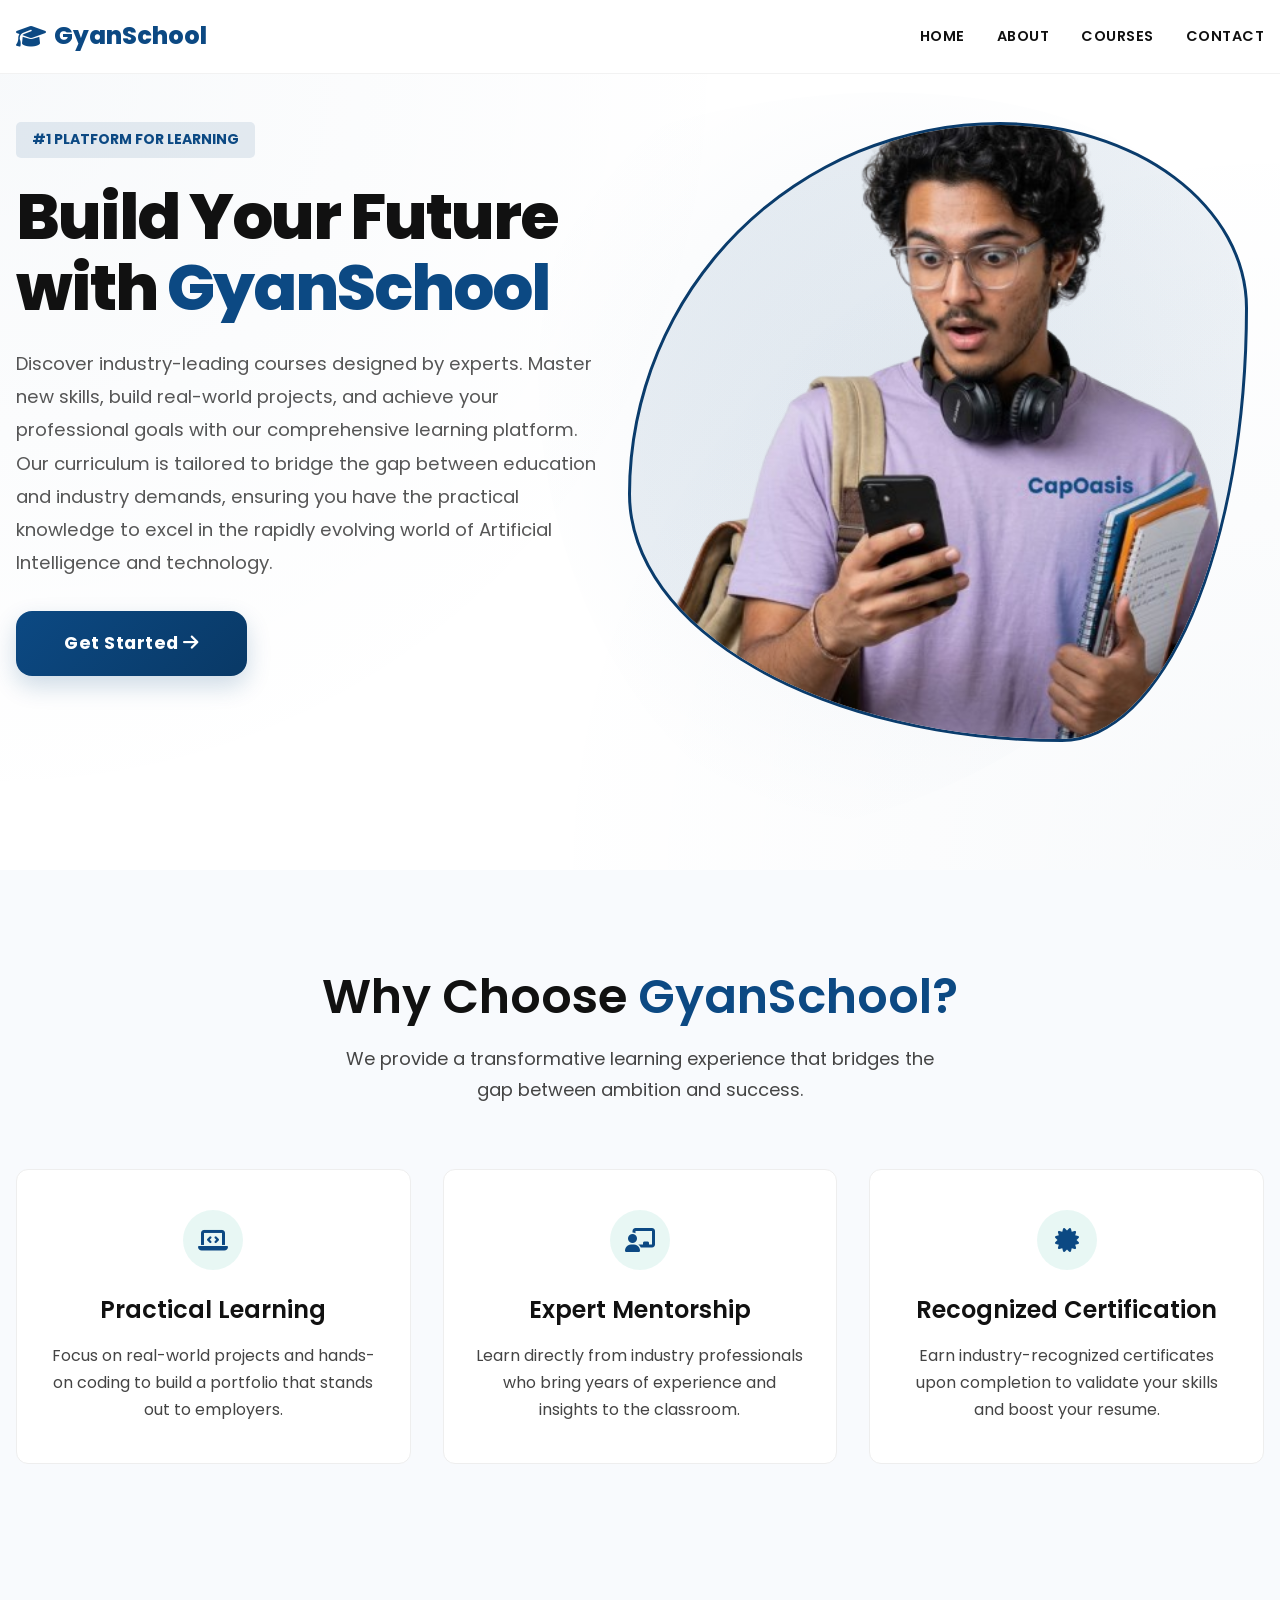
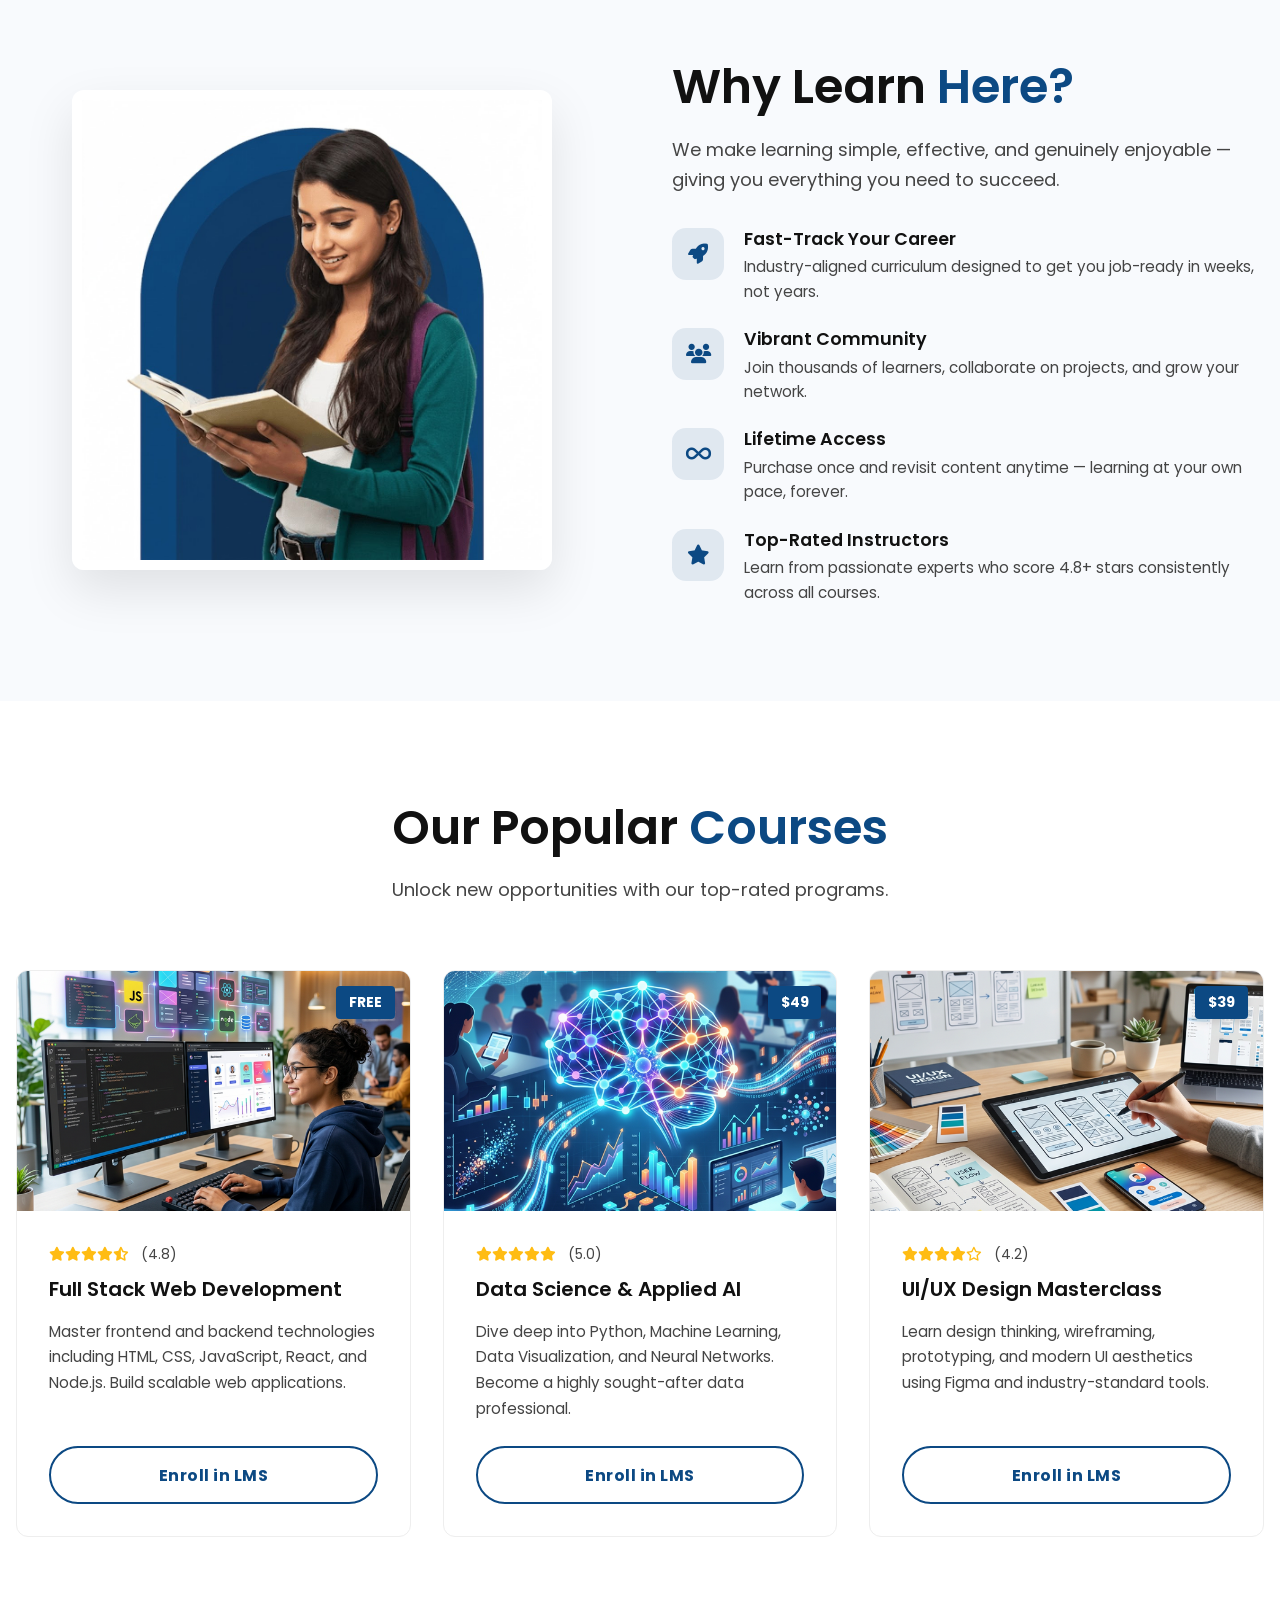
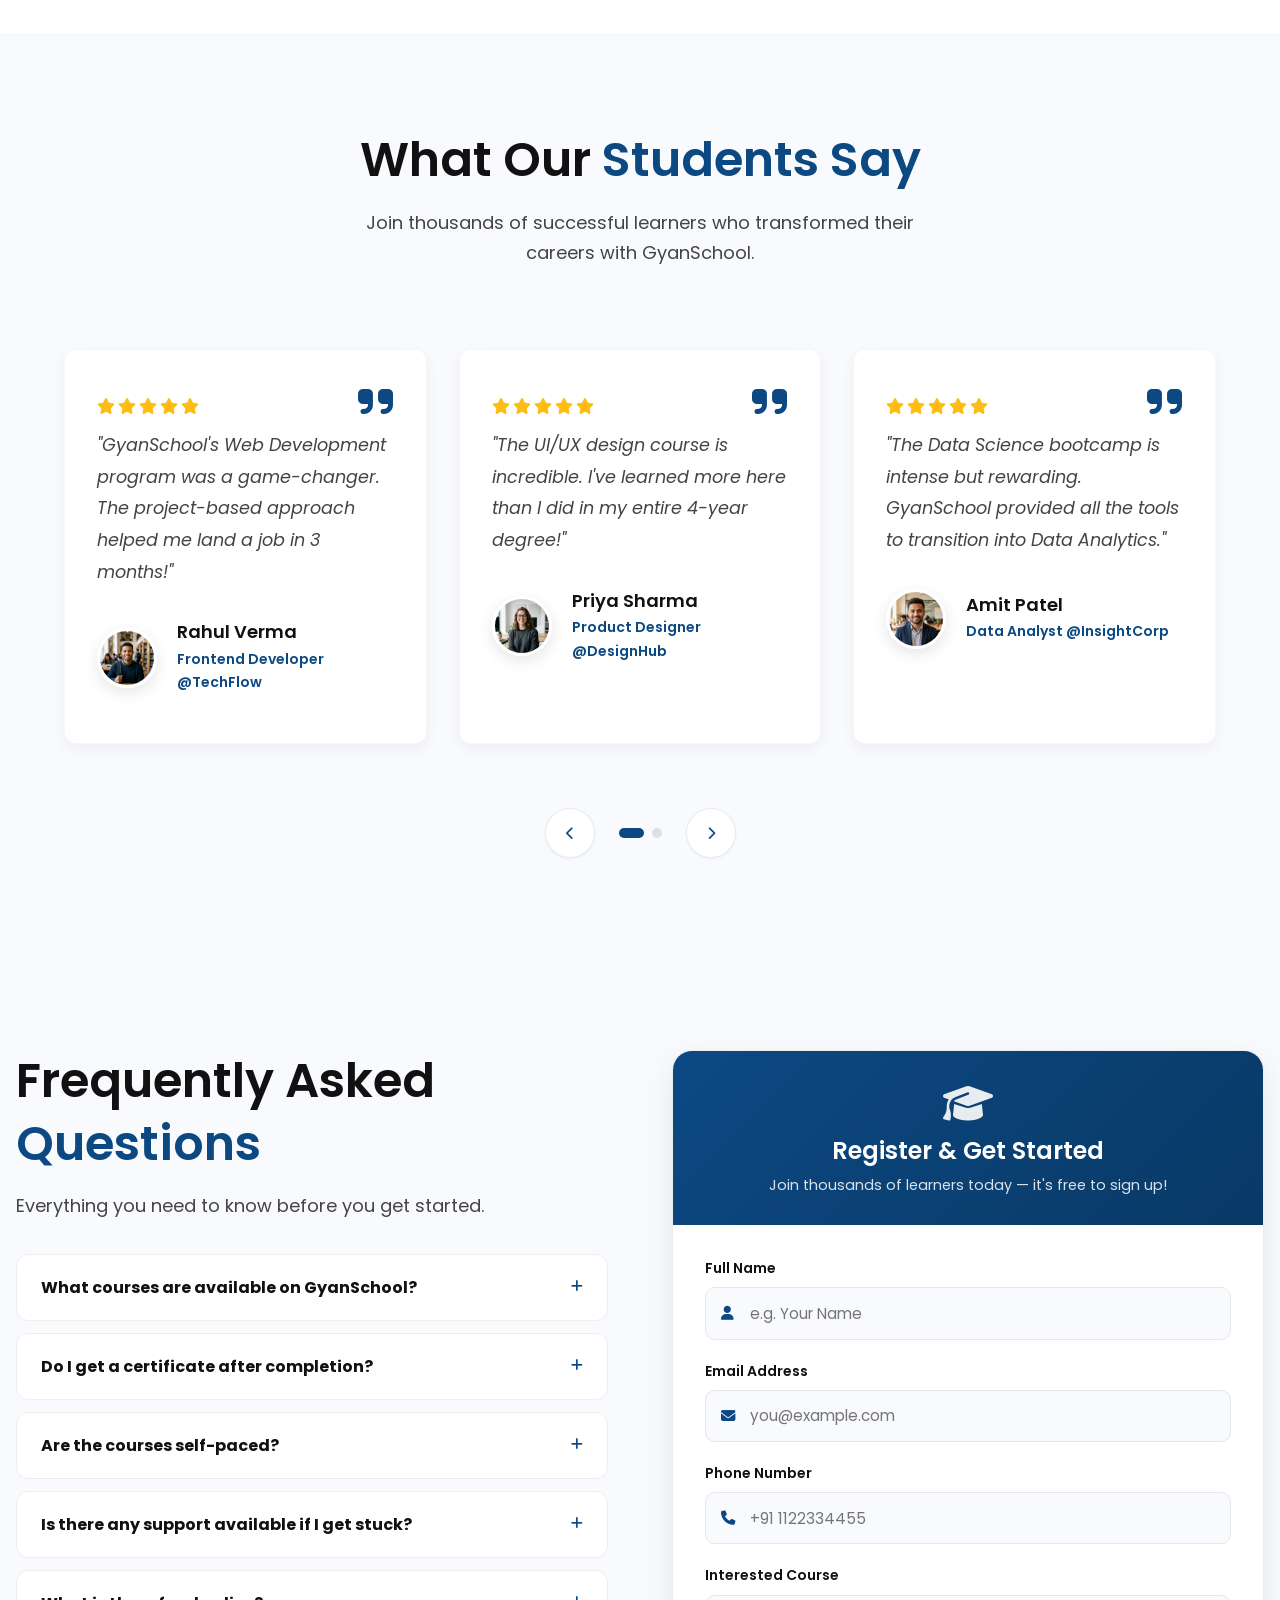
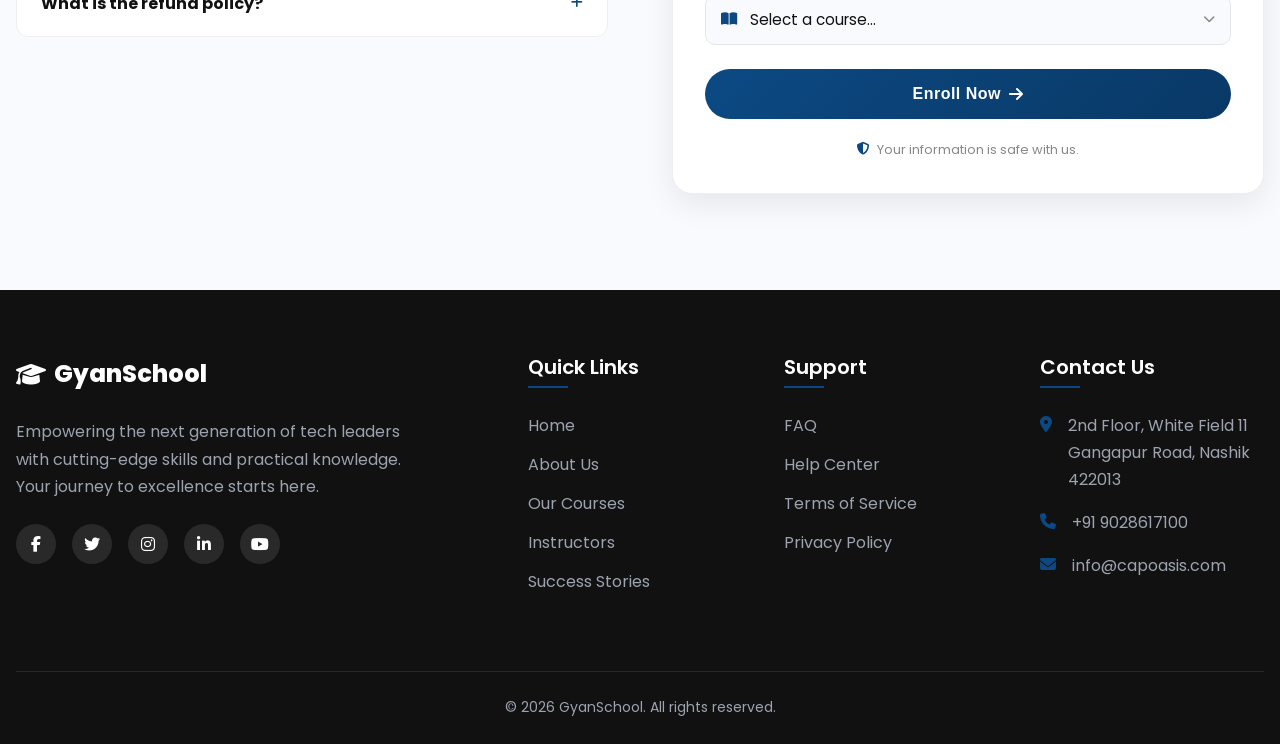
<file: index.html>
<!DOCTYPE html>
<html lang="en">

<head>
    <meta charset="UTF-8">
    <meta name="viewport" content="width=device-width, initial-scale=1.0">
    <title>GyanSchool | Professional Education & Learning</title>
    <!-- SEO Meta Tags -->
    <meta name="description"
        content="GyanSchool provides professional courses to elevate your career. Enroll now and gain access to high-quality learning resources.">
    <!-- Google Fonts -->
    <link rel="preconnect" href="https://fonts.googleapis.com">
    <link rel="preconnect" href="https://fonts.gstatic.com" crossorigin>
    <link href="https://fonts.googleapis.com/css2?family=Poppins:wght@300;400;500;600;700;800;900&display=swap"
        rel="stylesheet">
    <!-- CSS -->
    <link rel="stylesheet" href="css/style.css">
    <!-- FontAwesome for Icons -->
    <link rel="stylesheet" href="https://cdnjs.cloudflare.com/ajax/libs/font-awesome/6.4.0/css/all.min.css">
</head>

<body>



    <!-- Header / Navigation -->
    <header class="header" id="header">
        <div class="container nav-wrapper">
            <a href="#" class="logo">
                <i class="fa-solid fa-graduation-cap"></i> GyanSchool
            </a>
            <nav class="nav-links">
                <a href="">Home</a>
                <a href="#about">About</a>
                <a href="#courses">Courses</a>
                <a href="#contact">Contact</a>
            </nav>
            <button class="mobile-menu-btn" aria-label="Toggle Menu">
                <i class="fa-solid fa-bars"></i>
            </button>
        </div>
    </header>

    <main>
        <!-- Hero Section -->
        <section id="hero" class="hero section bg-light">
            <div class="container">
                <div class="hero-split">
                    <!-- Mobile Top Badge -->
                    <div class="mobile-only-badge">
                        <span class="badge">#1 Platform for Learning</span>
                    </div>

                    <!-- Left Content -->
                    <div class="hero-text reveal">
                        <div class="hero-image reveal reveal-delay-2">
                            <!-- Decorative design elements -->
                            <div class="hero-deco-elements">
                                <div class="deco-badge top">
                                    <i class="fa-solid fa-users"></i>
                                    <div class="badge-text">
                                        <span>2k+</span>
                                        <small>Expert Mentors</small>
                                    </div>
                                </div>
                                <div class="deco-badge bottom">
                                    <i class="fa-solid fa-clock"></i>
                                    <div class="badge-text">
                                        <span>Lifetime</span>
                                        <small>Access</small>
                                    </div>
                                </div>
                            </div>
                            <img class="desktop-only-img" src="images/hero_user_photo.png"
                                alt="GyanSchool Student Learning">
                            <img class="mobile-only-img" src="images/hero_user_photo.png"
                                alt="GyanSchool Student Learning">
                        </div>
                        <span class="badge desktop-only-badge">#1 Platform for Learning</span>
                        <h1>Build Your Future with <span class="highlight">GyanSchool</span></h1>
                        <p>Discover industry-leading courses designed by experts. Master new skills, build real-world
                            projects, and achieve your professional goals with our comprehensive learning platform. Our
                            curriculum is tailored to bridge the gap between education and industry demands, ensuring
                            you have the practical knowledge to excel in the rapidly evolving world of Artificial
                            Intelligence and technology.</p>
                        <div class="hero-buttons">
                            <a href="#courses" class="btn btn-primary">Get Started <i
                                    class="fa-solid fa-arrow-right"></i></a>
                        </div>
                    </div>
                </div>
            </div>
        </section>

        <!-- About Section -->
        <section id="about" class="about section bg-light">
            <div class="container">
                <div class="section-title text-center reveal">
                    <h2>Why Choose <span class="highlight">GyanSchool?</span></h2>
                    <p>We provide a transformative learning experience that bridges the gap between ambition and
                        success.</p>
                </div>
                <div class="features-grid">
                    <div class="feature-card reveal reveal-delay-1">
                        <div class="feature-icon"><i class="fa-solid fa-laptop-code"></i></div>
                        <h3>Practical Learning</h3>
                        <p>Focus on real-world projects and hands-on coding to build a portfolio that stands out to
                            employers.</p>
                    </div>
                    <div class="feature-card reveal reveal-delay-2">
                        <div class="feature-icon"><i class="fa-solid fa-chalkboard-user"></i></div>
                        <h3>Expert Mentorship</h3>
                        <p>Learn directly from industry professionals who bring years of experience and insights to the
                            classroom.</p>
                    </div>
                    <div class="feature-card reveal reveal-delay-3">
                        <div class="feature-icon"><i class="fa-solid fa-certificate"></i></div>
                        <h3>Recognized Certification</h3>
                        <p>Earn industry-recognized certificates upon completion to validate your skills and boost your
                            resume.</p>
                    </div>
                </div>
            </div>
        </section>

        <!-- Why Learn Here Section -->
        <section id="why-learn" class="why-learn section">
            <div class="container">
                <div class="why-learn-grid">
                    <!-- Left: Illustration -->
                    <div class="why-learn-image reveal">
                        <img src="images/why_learn_here.jpg" alt="Successful GyanSchool student studying">
                    </div>
                    <!-- Right: Content -->
                    <div class="why-learn-content reveal reveal-delay-1">
                        <div class="section-title text-left">
                            <h2>Why Learn <span class="highlight">Here?</span></h2>
                            <p>We make learning simple, effective, and genuinely enjoyable — giving you everything you
                                need to succeed.</p>
                        </div>
                        <ul class="why-list">
                            <li class="why-item reveal reveal-delay-1">
                                <div class="why-icon"><i class="fa-solid fa-rocket"></i></div>
                                <div class="why-text">
                                    <h4>Fast-Track Your Career</h4>
                                    <p>Industry-aligned curriculum designed to get you job-ready in weeks, not years.
                                    </p>
                                </div>
                            </li>
                            <li class="why-item reveal reveal-delay-2">
                                <div class="why-icon"><i class="fa-solid fa-users"></i></div>
                                <div class="why-text">
                                    <h4>Vibrant Community</h4>
                                    <p>Join thousands of learners, collaborate on projects, and grow your network.</p>
                                </div>
                            </li>
                            <li class="why-item reveal reveal-delay-3">
                                <div class="why-icon"><i class="fa-solid fa-infinity"></i></div>
                                <div class="why-text">
                                    <h4>Lifetime Access</h4>
                                    <p>Purchase once and revisit content anytime — learning at your own pace, forever.
                                    </p>
                                </div>
                            </li>
                            <li class="why-item reveal reveal-delay-3">
                                <div class="why-icon"><i class="fa-solid fa-star"></i></div>
                                <div class="why-text">
                                    <h4>Top-Rated Instructors</h4>
                                    <p>Learn from passionate experts who score 4.8+ stars consistently across all
                                        courses.</p>
                                </div>
                            </li>
                        </ul>
                    </div>
                </div>
            </div>
        </section>

        <!-- Courses Section -->
        <section id="courses" class="courses section">
            <div class="container">
                <div class="section-title text-center reveal">
                    <h2>Our Popular <span class="highlight">Courses</span></h2>
                    <p>Unlock new opportunities with our top-rated programs.</p>
                </div>
                <!-- Course cards rendered dynamically by js/courses.js -->
                <div class="courses-grid" id="courses-grid"></div>
            </div>
        </section>

        <!-- Testimonials Section -->
        <section class="testimonials section bg-light">
            <div class="container testimonials-container">
                <div class="section-title text-center reveal">
                    <h2>What Our <span class="highlight">Students Say</span></h2>
                    <p>Join thousands of successful learners who transformed their careers with GyanSchool.</p>
                </div>

                <div class="testimonial-slider-wrapper reveal">
                    <div class="testimonials-slider" id="testimonial-slider">
                        <!-- Testimonial 1 -->
                        <div class="testimonial-card">
                            <i class="fa-solid fa-quote-right quote-icon"></i>
                            <div class="star-rating">
                                <i class="fa-solid fa-star"></i><i class="fa-solid fa-star"></i><i
                                    class="fa-solid fa-star"></i><i class="fa-solid fa-star"></i><i
                                    class="fa-solid fa-star"></i>
                            </div>
                            <p class="testimonial-text">"GyanSchool's Web Development program was a game-changer. The
                                project-based approach helped me land a job in 3 months!"</p>
                            <div class="testimonial-author">
                                <img src="images/student_1.png" alt="Rahul" class="author-img">
                                <div class="author-info">
                                    <h4>Rahul Verma</h4>
                                    <p>Frontend Developer @TechFlow</p>
                                </div>
                            </div>
                        </div>

                        <!-- Testimonial 2 -->
                        <div class="testimonial-card">
                            <i class="fa-solid fa-quote-right quote-icon"></i>
                            <div class="star-rating">
                                <i class="fa-solid fa-star"></i><i class="fa-solid fa-star"></i><i
                                    class="fa-solid fa-star"></i><i class="fa-solid fa-star"></i><i
                                    class="fa-solid fa-star"></i>
                            </div>
                            <p class="testimonial-text">"The UI/UX design course is incredible. I've learned more here
                                than I did in my entire 4-year degree!"</p>
                            <div class="testimonial-author">
                                <img src="images/student_2.png" alt="Priya" class="author-img">
                                <div class="author-info">
                                    <h4>Priya Sharma</h4>
                                    <p>Product Designer @DesignHub</p>
                                </div>
                            </div>
                        </div>

                        <!-- Testimonial 3 -->
                        <div class="testimonial-card">
                            <i class="fa-solid fa-quote-right quote-icon"></i>
                            <div class="star-rating">
                                <i class="fa-solid fa-star"></i><i class="fa-solid fa-star"></i><i
                                    class="fa-solid fa-star"></i><i class="fa-solid fa-star"></i><i
                                    class="fa-solid fa-star"></i>
                            </div>
                            <p class="testimonial-text">"The Data Science bootcamp is intense but rewarding. GyanSchool
                                provided all the tools to transition into Data Analytics."</p>
                            <div class="testimonial-author">
                                <img src="images/student_3.png" alt="Amit" class="author-img">
                                <div class="author-info">
                                    <h4>Amit Patel</h4>
                                    <p>Data Analyst @InsightCorp</p>
                                </div>
                            </div>
                        </div>

                        <!-- Testimonial 4 -->
                        <div class="testimonial-card">
                            <i class="fa-solid fa-quote-right quote-icon"></i>
                            <div class="star-rating">
                                <i class="fa-solid fa-star"></i><i class="fa-solid fa-star"></i><i
                                    class="fa-solid fa-star"></i><i class="fa-solid fa-star"></i><i
                                    class="fa-solid fa-star"></i>
                            </div>
                            <p class="testimonial-text">"The Digital Marketing course taught me practical strategies
                                that I used to double my client's revenue in just 2 months!"</p>
                            <div class="testimonial-author">
                                <img src="images/student_4.png" alt="Sneha" class="author-img">
                                <div class="author-info">
                                    <h4>Sneha Gupta</h4>
                                    <p>Marketing Manager @GrowthX</p>
                                </div>
                            </div>
                        </div>

                        <!-- Testimonial 5 -->
                        <div class="testimonial-card">
                            <i class="fa-solid fa-quote-right quote-icon"></i>
                            <div class="star-rating">
                                <i class="fa-solid fa-star"></i><i class="fa-solid fa-star"></i><i
                                    class="fa-solid fa-star"></i><i class="fa-solid fa-star"></i><i
                                    class="fa-solid fa-star"></i>
                            </div>
                            <p class="testimonial-text">"Cybersecurity is complex, but the way it's taught here makes it
                                accessible. I feel fully prepared for my certification."</p>
                            <div class="testimonial-author">
                                <img src="images/student_5.png" alt="Vikram" class="author-img">
                                <div class="author-info">
                                    <h4>Vikram Singh</h4>
                                    <p>Security Analyst @SecureNet</p>
                                </div>
                            </div>
                        </div>

                        <!-- Testimonial 6 -->
                        <div class="testimonial-card">
                            <i class="fa-solid fa-quote-right quote-icon"></i>
                            <div class="star-rating">
                                <i class="fa-solid fa-star"></i><i class="fa-solid fa-star"></i><i
                                    class="fa-solid fa-star"></i><i class="fa-solid fa-star"></i><i
                                    class="fa-solid fa-star"></i>
                            </div>
                            <p class="testimonial-text">"The Python for Beginners course is the best and most
                                comprehensive I've found. Perfect for anyone starting from scratch."</p>
                            <div class="testimonial-author">
                                <img src="images/student_6.png" alt="Anjali" class="author-img">
                                <div class="author-info">
                                    <h4>Anjali Rao</h4>
                                    <p>Software Engineer @CloudBase</p>
                                </div>
                            </div>
                        </div>
                    </div>

                    <!-- Slider Controls -->
                    <div class="slider-controls">
                        <button class="slider-btn prev-btn" id="prev-test"><i
                                class="fa-solid fa-chevron-left"></i></button>
                        <div class="slider-dots" id="slider-dots">
                        </div>
                        <button class="slider-btn next-btn" id="next-test"><i
                                class="fa-solid fa-chevron-right"></i></button>
                    </div>
                </div>
            </div>
        </section>

        <!-- FAQ + Register Section -->
        <section id="contact" class="faq-register section bg-light">
            <div class="container">
                <div class="faq-register-grid">

                    <!-- Left: FAQ Accordion -->
                    <div class="faq-col reveal">
                        <div class="section-title text-left">
                            <h2>Frequently Asked <span class="highlight">Questions</span></h2>
                            <p>Everything you need to know before you get started.</p>
                        </div>

                        <div class="faq-list">
                            <div class="faq-item">
                                <button class="faq-question" aria-expanded="false">
                                    What courses are available on GyanSchool?
                                    <i class="fa-solid fa-plus faq-icon"></i>
                                </button>
                                <div class="faq-answer">
                                    <p>We offer a wide range of courses including Web Development, Data Science, UI/UX
                                        Design, and our newest program — Capoasis Junior Explorer for school students.
                                        New courses are added regularly.</p>
                                </div>
                            </div>
                            <div class="faq-item">
                                <button class="faq-question" aria-expanded="false">
                                    Do I get a certificate after completion?
                                    <i class="fa-solid fa-plus faq-icon"></i>
                                </button>
                                <div class="faq-answer">
                                    <p>Yes! Upon successfully completing any course, you receive an industry-recognised
                                        digital certificate that you can share on LinkedIn or add to your resume.</p>
                                </div>
                            </div>
                            <div class="faq-item">
                                <button class="faq-question" aria-expanded="false">
                                    Are the courses self-paced?
                                    <i class="fa-solid fa-plus faq-icon"></i>
                                </button>
                                <div class="faq-answer">
                                    <p>Absolutely. All courses are fully self-paced with lifetime access, so you can
                                        learn whenever and wherever it suits you best.</p>
                                </div>
                            </div>
                            <div class="faq-item">
                                <button class="faq-question" aria-expanded="false">
                                    Is there any support available if I get stuck?
                                    <i class="fa-solid fa-plus faq-icon"></i>
                                </button>
                                <div class="faq-answer">
                                    <p>Yes! You'll have access to our community forum, instructor Q&amp;A, and a
                                        dedicated support team to help you through any challenges.</p>
                                </div>
                            </div>
                            <div class="faq-item">
                                <button class="faq-question" aria-expanded="false">
                                    What is the refund policy?
                                    <i class="fa-solid fa-plus faq-icon"></i>
                                </button>
                                <div class="faq-answer">
                                    <p>We offer a 7-day money-back guarantee on all courses. If you're not satisfied,
                                        simply contact our support team within 7 days of purchase for a full refund.</p>
                                </div>
                            </div>
                        </div>
                    </div>

                    <!-- Right: Register Form -->
                    <div class="register-col reveal reveal-delay-2">
                        <div class="register-card">
                            <div class="register-card-header">
                                <i class="fa-solid fa-graduation-cap"></i>
                                <h3>Register &amp; Get Started</h3>
                                <p>Join thousands of learners today — it's free to sign up!</p>
                            </div>
                            <form class="register-form" id="register-form" action="https://api.web3forms.com/submit"
                                method="POST">
                                <input type="hidden" name="access_key" value="75ab68d3-8edd-4c08-890f-19f19cacb772">
                                <input type="hidden" name="from_name" value="GyanSchool Contact Form">
                                <input type="hidden" name="subject" value="New Enrollment Request">

                                <div class="form-group">
                                    <label for="reg-name">Full Name</label>
                                    <div class="input-wrap">
                                        <i class="fa-solid fa-user"></i>
                                        <input type="text" name="name" id="reg-name" placeholder="e.g. Your Name"
                                            required>
                                    </div>
                                </div>
                                <div class="form-group">
                                    <label for="reg-email">Email Address</label>
                                    <div class="input-wrap">
                                        <i class="fa-solid fa-envelope"></i>
                                        <input type="email" name="email" id="reg-email" placeholder="you@example.com"
                                            required>
                                    </div>
                                </div>
                                <div class="form-group">
                                    <label for="reg-phone">Phone Number</label>
                                    <div class="input-wrap">
                                        <i class="fa-solid fa-phone"></i>
                                        <input type="tel" name="phone" id="reg-phone" placeholder="+91 1122334455">
                                    </div>
                                </div>
                                <div class="form-group">
                                    <label for="reg-course">Interested Course</label>
                                    <div class="input-wrap select-wrap">
                                        <i class="fa-solid fa-book-open"></i>
                                        <select name="course" id="reg-course" required>
                                            <option value="" disabled selected>Select a course…</option>
                                            <option>Web Development Bootcamp</option>
                                            <option>Data Science &amp; ML</option>
                                            <option>UI/UX Design Mastery</option>
                                        </select>
                                    </div>
                                </div>
                                <button type="submit" class="btn btn-primary btn-block">
                                    Enroll Now <i class="fa-solid fa-arrow-right"></i>
                                </button>
                                <p class="register-note"><i class="fa-solid fa-shield-halved"></i> Your information is
                                    safe with us.</p>
                            </form>
                        </div>
                    </div>

                </div>
            </div>
        </section>

    </main>

    <!-- Footer -->
    <footer id="footer" class="footer">
        <div class="container">
            <div class="footer-grid">
                <div class="footer-col brand-col">
                    <a href="#" class="logo footer-logo">
                        <i class="fa-solid fa-graduation-cap"></i> GyanSchool
                    </a>
                    <p>Empowering the next generation of tech leaders with cutting-edge skills and practical knowledge.
                        Your journey to excellence starts here.</p>
                    <div class="social-links">
                        <a href="#"><i class="fa-brands fa-facebook-f"></i></a>
                        <a href="#"><i class="fa-brands fa-twitter"></i></a>
                        <a href="#"><i class="fa-brands fa-instagram"></i></a>
                        <a href="#"><i class="fa-brands fa-linkedin-in"></i></a>
                        <a href="#"><i class="fa-brands fa-youtube"></i></a>
                    </div>
                </div>

                <div class="footer-col">
                    <h3>Quick Links</h3>
                    <ul>
                        <li><a href="#">Home</a></li>
                        <li><a href="#about">About Us</a></li>
                        <li><a href="#courses">Our Courses</a></li>
                        <li><a href="#">Instructors</a></li>
                        <li><a href="#">Success Stories</a></li>
                    </ul>
                </div>

                <div class="footer-col">
                    <h3>Support</h3>
                    <ul>
                        <li><a href="#contact">FAQ</a></li>
                        <li><a href="#help">Help Center</a></li>
                        <li><a href="#">Terms of Service</a></li>
                        <li><a href="#">Privacy Policy</a></li>
                    </ul>
                </div>

                <div class="footer-col">
                    <h3>Contact Us</h3>
                    <ul class="contact-info">
                        <li><i class="fa-solid fa-location-dot"></i> 2nd Floor, White Field 11 Gangapur Road, Nashik
                            422013</li>
                        <li><i class="fa-solid fa-phone"></i> +91 9028617100</li>
                        <li><i class="fa-solid fa-envelope"></i> info@capoasis.com</li>
                    </ul>
                </div>
            </div>

            <div class="footer-bottom">
                <p>&copy; 2026 GyanSchool. All rights reserved.</p>
            </div>
        </div>
    </footer>

    <!-- Scripts -->
    <script src="js/courses.js"></script>
    <script src="js/script.js"></script>
</body>

</html>
</file>
<file: css/style.css>
:root {
    /* Color Palette - Educavo Redesign */
    --primary-color: #0C4983;
    /* New Brand Blue */
    --primary-dark: #093966;
    --secondary-color: #111111;
    /* Dark Headings */
    --accent-color: #ffbc13;
    /* Gold/Yellow stars */
    --text-main: #111111;
    /* Headings */
    --text-muted: #444444;
    /* Body Text */
    --text-light: #888888;
    --bg-main: #ffffff;
    --bg-light: #f8fafd;
    /* Light Blue-Grey */
    --bg-dark: #111111;

    /* Typography */
    --font-heading: 'Poppins', sans-serif;
    --font-body: 'Poppins', sans-serif;

    /* Spacing & Layout */
    --spacing-xs: 0.5rem;
    --spacing-sm: 1rem;
    --spacing-md: 2rem;
    --spacing-lg: 4rem;
    --spacing-xl: 6rem;
    --max-width: 1280px;
    --border-radius: 12px;

    /* Transitions & Shadows */
    --transition-fast: 0.2s ease;
    --transition-normal: 0.3s cubic-bezier(0.4, 0, 0.2, 1);
    --shadow-sm: 0 1px 3px rgba(0, 0, 0, 0.05);
    --shadow-md: 0 5px 15px rgba(0, 0, 0, 0.05);
    --shadow-lg: 0 10px 30px rgba(0, 0, 0, 0.08);
    --shadow-hover: 0 15px 40px rgba(0, 0, 0, 0.12);
}

/* Scroll Animation Classes */
.reveal {
    opacity: 0;
    transform: translateY(30px);
    transition: all 0.8s cubic-bezier(0.5, 0, 0, 1);
}

.reveal.active {
    opacity: 1;
    transform: translateY(0);
}

.reveal-delay-1 {
    transition-delay: 0.1s;
}

.reveal-delay-2 {
    transition-delay: 0.2s;
}

.reveal-delay-3 {
    transition-delay: 0.3s;
}

* {
    margin: 0;
    padding: 0;
    box-sizing: border-box;
}

html {
    scroll-behavior: smooth;
    font-size: 16px;
}

body {
    font-family: var(--font-body);
    color: var(--text-muted);
    /* Use muted dark grey for readability */
    background-color: var(--bg-main);
    line-height: 1.7;
    overflow-x: hidden;
}

h1,
h2,
h3,
h4,
h5,
h6 {
    font-family: var(--font-heading);
    font-weight: 600;
    /* Heavier weights for Educavo feel */
    line-height: 1.3;
    color: var(--text-main);
}

a {
    text-decoration: none;
    color: inherit;
    transition: color var(--transition-fast);
}

img {
    max-width: 100%;
    height: auto;
    display: block;
}

.container {
    width: 100%;
    max-width: var(--max-width);
    margin: 0 auto;
    padding: 0 var(--spacing-sm);
}

.section {
    padding: var(--spacing-xl) 0;
}

.bg-light {
    background-color: var(--bg-light);
}

/* Global Buttons */
.btn {
    display: inline-block;
    padding: 0.85rem 2rem;
    border-radius: 50px;
    /* Pill Shape */
    font-weight: 700;
    text-align: center;
    cursor: pointer;
    transition: all var(--transition-normal);
    border: none;
    font-size: 1rem;
    letter-spacing: 0.5px;
}

.btn-primary {
    background: var(--primary-color);
    color: white;
    box-shadow: none;
    position: relative;
    overflow: hidden;
    z-index: 1;
}

.btn-primary:hover {
    background-color: var(--primary-dark);
    transform: translateY(-2px);
    box-shadow: var(--shadow-md);
}

.btn-secondary {
    background-color: var(--accent-color);
    color: white;
}

.btn-secondary:hover {
    background-color: #d99a0d;
    transform: translateY(-2px);
}

.btn-outline {
    background-color: transparent;
    border: 2px solid var(--primary-color);
    color: var(--primary-color);
}

.btn-outline:hover {
    background-color: var(--primary-color);
    color: white;
}



/* Header & Nav */
.header {
    width: 100%;
    background-color: white;
    z-index: 1000;
    transition: all var(--transition-normal);
    padding: var(--spacing-sm) 0;
    border-bottom: 1px solid rgba(0, 0, 0, 0.05);
    position: sticky;
    top: 0;
}

.header.sticky-header {
    box-shadow: var(--shadow-md);
    padding: 0.6rem 0;
    background-color: rgba(255, 255, 255, 0.98);
    backdrop-filter: blur(10px);
}

.nav-wrapper {
    display: flex;
    justify-content: space-between;
    align-items: center;
}

.logo {
    font-family: var(--font-heading);
    font-size: 1.5rem;
    font-weight: 800;
    color: var(--primary-color);
    display: flex;
    align-items: center;
    gap: 0.5rem;
}

.nav-links {
    display: flex;
    align-items: center;
    gap: 2rem;
}

.nav-links a {
    font-weight: 600;
    color: var(--text-main);
    text-transform: uppercase;
    font-size: 0.9rem;
    letter-spacing: 0.5px;
    position: relative;
    padding: 0.5rem 0;
}

.nav-links a:not(.btn):hover,
.nav-links a:not(.btn).active {
    color: var(--primary-color);
}

.nav-links a:not(.btn)::after {
    content: '';
    position: absolute;
    width: 0;
    height: 2px;
    bottom: -4px;
    left: 0;
    background-color: var(--primary-color);
    transition: width var(--transition-fast);
}

.nav-links a:not(.btn):hover::after,
.nav-links a:not(.btn).active::after {
    width: 100%;
}

.mobile-menu-btn {
    display: none;
    background: none;
    border: none;
    font-size: 1.5rem;
    color: var(--text-main);
    cursor: pointer;
}

/* Responsive basics */
@media (max-width: 768px) {
    .nav-links {
        display: none;
        flex-direction: column;
        position: absolute;
        top: 100%;
        left: 0;
        width: 100%;
        background-color: white;
        padding: 1.5rem;
        box-shadow: var(--shadow-md);
        gap: 1rem;
        border-radius: 0 0 16px 16px;
    }

    .nav-links.active {
        display: flex;
    }

    .mobile-menu-btn {
        display: block;
    }

    .section {
        padding: var(--spacing-lg) 0;
    }
}

/* Hero Section (Educavo 50/50 Layout) */
.hero {
    position: relative;
    padding-top: 3rem;
    padding-bottom: 8rem;
    overflow: hidden;
    background: radial-gradient(circle at 0% 0%, rgba(12, 73, 131, 0.03) 0%, transparent 50%),
        radial-gradient(circle at 100% 100%, rgba(12, 73, 131, 0.03) 0%, transparent 50%);
}

.hero-split {
    display: block;
    position: relative;
}

.hero-text {
    width: 100%;
    max-width: 1200px;
    display: block;
    text-align: left;
    position: relative;
    padding: 0;
    word-break: break-word;
    overflow-wrap: break-word;
}

.mobile-only-badge {
    display: none;
}

.hero-text .badge,
.mobile-only-badge .badge {
    display: inline-block;
    padding: 0.4rem 1rem;
    background-color: rgba(12, 73, 131, 0.1);
    color: var(--primary-color);
    border-radius: 5px;
    font-size: 0.875rem;
    font-weight: 700;
    margin-bottom: 1.5rem;
    text-transform: uppercase;
}

.hero-text h1 {
    font-size: 4rem;
    color: var(--secondary-color);
    margin-bottom: 1.5rem;
    line-height: 1.1;
    letter-spacing: -2px;
    display: block;
    font-weight: 800;
}

.hero-text .highlight {
    background: var(--primary-color);
    background-clip: text;
    -webkit-background-clip: text;
    -webkit-text-fill-color: transparent;
    display: inline-block;
}

.hero-text p {
    font-size: 1.15rem;
    color: var(--text-muted);
    margin-bottom: 1.25rem;
    line-height: 1.8;
    opacity: 0.9;
}

.hero-buttons {
    display: flex;
    gap: 1.5rem;
    margin-top: 2rem;
    position: relative;
    z-index: 20;
}

.hero-buttons .btn {
    padding: 1.1rem 3rem;
    font-size: 1.1rem;
    border-radius: 16px;
    box-shadow: 0 10px 25px rgba(12, 73, 131, 0.2);
}

.btn-primary {
    background: linear-gradient(135deg, var(--primary-color), var(--primary-dark));
}



/* Hero Image Container */
.hero-image {
    float: right;
    width: 620px;
    height: 620px;
    position: relative;
    padding: 0;
    z-index: 10;
    shape-outside: polygon(50% 0%, 90% 10%, 100% 50%, 90% 90%, 50% 100%, 10% 90%, 0% 50%, 10% 10%);
    margin-left: 0rem;
    margin-bottom: 0rem;
    background: transparent;
}

.hero-image::before {
    content: '';
    position: absolute;
    inset: -30px;
    border-radius: 60% 40% 30% 70% / 60% 30% 70% 40%;
    z-index: -1;
    transform: rotate(45deg);
}

.hero-image::after {
    content: '';
    position: absolute;
    inset: -50px;
    background: radial-gradient(circle, rgba(12, 73, 131, 0.05) 0%, transparent 80%);
    border-radius: 30% 70% 70% 30% / 50% 40% 60% 50%;
    z-index: -2;
    transform: rotate(-15deg);
}

.hero-deco-elements {
    display: none !important;
}

.deco-badge {
    position: absolute;
    background: rgba(255, 255, 255, 0.8);
    backdrop-filter: blur(12px);
    padding: 0.8rem 1.2rem;
    border-radius: 16px;
    box-shadow: 0 20px 40px rgba(0, 0, 0, 0.08);
    display: flex;
    align-items: center;
    gap: 0.8rem;
    border: 1px solid rgba(255, 255, 255, 0.4);
    z-index: 20;
}

.deco-badge.top {
    top: 5%;
    right: 5%;
}

.deco-badge.bottom {
    bottom: 10%;
    left: 15%;
}

.deco-badge i {
    width: 38px;
    height: 38px;
    background: var(--primary-color);
    color: white;
    border-radius: 12px;
    display: flex;
    align-items: center;
    justify-content: center;
    font-size: 1.1rem;
}

.deco-badge .badge-text span {
    display: block;
    font-weight: 800;
    color: var(--secondary-color);
    font-size: 1.1rem;
    line-height: 1;
}

.deco-badge .badge-text small {
    color: var(--text-light);
    font-size: 0.8rem;
}

.hero-image>img {
    width: 100%;
    height: 100%;
    max-width: 100%;
    aspect-ratio: 1 / 1;
    object-fit: cover;
    border-radius: 60% 40% 30% 70% / 60% 30% 70% 40% !important;
    position: relative;
    left: 32px;
    z-index: 2;
    animation: none;
    background: linear-gradient(135deg, rgba(12, 73, 131, 0.1), rgba(12, 73, 131, 0.05));
    border: 3px solid #0a3c6c;
}

@keyframes morph-blob {
    0% {
        border-radius: 40% 60% 30% 70% / 60% 30% 70% 40%;
    }

    33% {
        border-radius: 70% 30% 50% 50% / 30% 60% 40% 70%;
    }

    66% {
        border-radius: 30% 70% 70% 30% / 50% 40% 60% 50%;
    }

    100% {
        border-radius: 40% 60% 30% 70% / 60% 30% 70% 40%;
    }
}

@keyframes rotate-slow {
    from {
        transform: rotate(0deg);
    }

    to {
        transform: rotate(360deg);
    }
}

@keyframes float-random {
    from {
        transform: translateY(0) translateX(0);
    }

    to {
        transform: translateY(-20px) translateX(10px);
    }
}

.mobile-only-img {
    display: none;
}

@keyframes float {
    0% {
        transform: translateY(0px);
    }

    50% {
        transform: translateY(-15px);
    }

    100% {
        transform: translateY(0px);
    }
}

/* Common Section Styling */
.section-title {
    margin-bottom: var(--spacing-lg);
}

.text-center {
    text-align: center;
}

.section-title h2 {
    font-size: clamp(2rem, 4vw, 3rem);
    margin-bottom: 1rem;
}

.section-title p {
    color: var(--text-muted);
    font-size: 1.125rem;
    max-width: 600px;
    margin: 0 auto;
}

.highlight {
    color: var(--primary-color);
}

/* About / Features Section */
.features-grid {
    display: grid;
    grid-template-columns: repeat(auto-fit, minmax(300px, 1fr));
    gap: var(--spacing-md);
}

.feature-card {
    background: white;
    padding: 2.5rem 2rem;
    border-radius: var(--border-radius);
    text-align: center;
    border: 1px solid #eeeeee;
    /* Clean static border */
    transition: transform var(--transition-normal), box-shadow var(--transition-normal);
}

.feature-card:hover {
    transform: translateY(-8px);
    box-shadow: var(--shadow-hover);
    /* Soft lift on hover */
    border-color: rgba(12, 73, 131, 0.3);
}

.feature-icon {
    width: 60px;
    height: 60px;
    background-color: rgba(32, 173, 150, 0.1);
    /* Mint green background */
    color: var(--primary-color);
    border-radius: 50%;
    display: flex;
    align-items: center;
    justify-content: center;
    font-size: 1.5rem;
    margin: 0 auto 1.5rem auto;
    transition: transform var(--transition-normal);
}

.feature-card:hover .feature-icon {
    background-color: var(--primary-color);
    color: white;
    transform: scale(1.1) rotate(5deg);
}

.feature-card h3 {
    font-size: 1.5rem;
    margin-bottom: 1rem;
}

.feature-card p {
    color: var(--text-muted);
}

/* Courses Section */
.courses-grid {
    display: grid;
    grid-template-columns: repeat(auto-fit, minmax(350px, 1fr));
    gap: var(--spacing-md);
}

.course-card {
    background: white;
    border-radius: var(--border-radius);
    overflow: hidden;
    border: 1px solid #eeeeee;
    transition: transform var(--transition-normal), box-shadow var(--transition-normal);
    display: flex;
    flex-direction: column;
}

.course-card:hover {
    transform: translateY(-8px);
    box-shadow: var(--shadow-hover);
}

.course-img {
    position: relative;
    height: 240px;
}

.course-img img {
    width: 100%;
    height: 100%;
    object-fit: cover;
    transition: transform 0.5s ease;
}

.course-card:hover .course-img img {
    transform: scale(1.05);
}

.course-badge {
    position: absolute;
    top: 15px;
    right: 15px;
    background-color: var(--primary-color);
    color: white;
    padding: 0.3rem 0.8rem;
    border-radius: 4px;
    font-size: 0.875rem;
    font-weight: 700;
    text-transform: uppercase;
    z-index: 10;
    box-shadow: 0 4px 6px rgba(0, 0, 0, 0.1);
}

.course-content {
    padding: 2rem;
    flex-grow: 1;
    display: flex;
    flex-direction: column;
}

.course-content h3 {
    font-size: 1.25rem;
    margin-bottom: 1rem;
    line-height: 1.4;
}

.course-content p {
    color: var(--text-muted);
    font-size: 0.95rem;
    margin-bottom: 1.5rem;
    flex-grow: 1;
}

.course-meta {
    display: none;
    justify-content: space-between;
    margin-bottom: 1.5rem;
    padding-top: 1.5rem;
    border-top: 1px solid var(--bg-light);
    color: var(--text-light);
    font-size: 0.875rem;
    font-weight: 500;
}

.course-meta span i {
    margin-right: 0.5rem;
    color: var(--primary-color);
}

.btn-block {
    display: block;
    width: 100%;
}

/* Footer Section */
.footer {
    background-color: var(--bg-dark);
    color: white;
    padding-top: var(--spacing-lg);
}

.footer-grid {
    display: grid;
    grid-template-columns: repeat(auto-fit, minmax(200px, 1fr));
    gap: var(--spacing-md);
    margin-bottom: var(--spacing-lg);
}

.brand-col {
    grid-column: span 2;
}

@media (max-width: 992px) {
    .brand-col {
        grid-column: span 1;
    }
}

.footer-logo {
    color: white;
    margin-bottom: 1.5rem;
}

.footer-col p {
    color: #9ca3af;
    margin-bottom: 1.5rem;
    max-width: 400px;
}

.social-links {
    display: flex;
    gap: 1rem;
}

.social-links a {
    display: flex;
    align-items: center;
    justify-content: center;
    width: 40px;
    height: 40px;
    background-color: rgba(255, 255, 255, 0.1);
    border-radius: 50%;
    color: white;
    transition: var(--transition-fast);
}

.social-links a:hover {
    background-color: var(--primary-color);
    transform: translateY(-3px);
}

.footer-col h3 {
    color: white;
    font-size: 1.25rem;
    margin-bottom: 1.5rem;
    position: relative;
    padding-bottom: 0.5rem;
}

.footer-col h3::after {
    content: '';
    position: absolute;
    bottom: 0;
    left: 0;
    width: 40px;
    height: 2px;
    background-color: var(--primary-color);
}

.footer-col ul {
    list-style: none;
}

.footer-col ul li {
    margin-bottom: 0.75rem;
}

.footer-col ul a {
    color: #9ca3af;
    transition: var(--transition-fast);
}

.footer-col ul a:hover {
    color: var(--primary-color);
    padding-left: 5px;
}

.contact-info li {
    display: flex;
    align-items: flex-start;
    gap: 1rem;
    color: #9ca3af;
    margin-bottom: 1rem !important;
}

.contact-info li i {
    color: var(--primary-color);
    margin-top: 0.25rem;
}

.footer-bottom {
    border-top: 1px solid rgba(255, 255, 255, 0.1);
    padding: 1.5rem 0;
    text-align: center;
    color: #9ca3af;
    font-size: 0.875rem;
}

/* Enhancing Responsive Design */

/* Tablet & Smaller Desktops */
@media (max-width: 1024px) {
    .hero-stats {
        gap: 1rem;
    }

    .stat-box {
        padding: 1.5rem 1rem;
    }
}

/* Tablets */
@media (max-width: 768px) {
    .section {
        padding: var(--spacing-lg) 0;
    }



    .hero {
        padding-top: 5rem;
        min-height: auto;
        padding-bottom: 4rem;
        text-align: center;
    }

    .hero-split {
        display: flex;
        flex-direction: column;
        gap: 2rem;
    }

    .mobile-only-badge {
        display: block;
        order: 1;
        margin-bottom: -1rem;
        /* Pull image slightly closer */
    }

    .desktop-only-badge {
        display: none !important;
    }

    .hero-image {
        float: none;
        order: 3;
        margin-top: 2rem;
        padding: 2.5rem 1rem;
        width: 100%;
        min-height: 300px;
        shape-outside: none;
        height: auto;
    }

    .hero-image img {
        width: 100%;
        max-width: 380px;
        border-width: 8px;
        border-radius: 50%;
        animation-play-state: paused;
    }

    /* Adjust decorative elements for mobile */
    .hero-image::before {
        width: 85%;
        height: 85%;
        opacity: 0.12;
    }

    .hero-image::after {
        width: 95%;
        height: 95%;
        opacity: 0.1;
    }

    .deco-badge {
        padding: 0.5rem 0.8rem;
        border-radius: 12px;
        scale: 0.8;
    }

    .deco-badge.top {
        top: 2%;
        right: 0%;
    }

    .deco-badge.bottom {
        bottom: 5%;
        left: 0%;
    }

    .hero-text {
        display: flex;
        flex-direction: column;
        align-items: center;
        text-align: center;
        order: 2;
        padding: 0 1rem;
        width: 100%;
    }

    .hero-text h1 {
        font-size: 2rem;
        line-height: 1.2;
        margin-bottom: 0.75rem;
    }

    .hero-text p {
        font-size: 0.95rem;
        margin-bottom: 1.5rem;
    }

    .hero-stats {
        grid-template-columns: 1fr;
        gap: 1rem;
        max-width: 400px;
    }

    .header {
        padding: 0.75rem 0;
    }

    /* Improve mobile menu display */
    .nav-links[style*="display: flex"] {
        padding: 1.5rem;
        border-bottom: 1px solid var(--bg-light);
        border-radius: 0 0 16px 16px;
    }

    .nav-links a {
        font-size: 1.125rem;
        text-align: center;
        padding: 0.5rem 0;
    }

    .nav-links .btn {
        margin-top: 1rem;
        width: 100%;
    }

    .courses-grid,
    .features-grid,
    .footer-grid {
        grid-template-columns: 1fr;
    }

    .hero-buttons {
        flex-direction: column;
        width: 100%;
        max-width: 300px;
        margin: 0 auto;
    }

    .hero-buttons .btn {
        width: 100%;
    }
}

/* Why Learn Here Section */
.why-learn {
    background-color: var(--bg-light);
}

.why-learn-grid {
    display: grid;
    grid-template-columns: 1fr 1fr;
    gap: 4rem;
    align-items: center;
}

.why-learn-image {
    display: flex;
    justify-content: center;
    align-items: center;
}

.why-learn-image img {
    width: 100%;
    max-width: 480px;
    height: auto;
    border-radius: 12px;
    border: 10px solid white;
    box-shadow: 0 20px 50px rgba(0, 0, 0, 0.1);
    animation: float 6s ease-in-out infinite;
}

.why-learn-content .section-title {
    text-align: left;
    margin-bottom: 2rem;
}

.why-learn-content .section-title p {
    margin: 0;
    max-width: 100%;
}

.why-list {
    list-style: none;
    display: flex;
    flex-direction: column;
    gap: 1.5rem;
}

.why-item {
    display: flex;
    align-items: flex-start;
    gap: 1.25rem;
}

.why-icon {
    flex-shrink: 0;
    width: 52px;
    height: 52px;
    background-color: rgba(12, 73, 131, 0.1);
    color: var(--primary-color);
    border-radius: 14px;
    display: flex;
    align-items: center;
    justify-content: center;
    font-size: 1.25rem;
    transition: all var(--transition-normal);
}

.why-item:hover .why-icon {
    background-color: var(--primary-color);
    color: white;
    transform: scale(1.1) rotate(5deg);
}

.why-text h4 {
    font-size: 1.1rem;
    color: var(--text-main);
    margin-bottom: 0.3rem;
}

.why-text p {
    color: var(--text-muted);
    font-size: 0.95rem;
    line-height: 1.6;
}

@media (max-width: 900px) {
    .why-learn-grid {
        grid-template-columns: 1fr;
        gap: 2.5rem;
    }

    .why-learn-image {
        order: -1;
    }

    .why-learn-image img {
        max-width: 320px;
    }

    .why-learn-content .section-title {
        text-align: center;
    }

    .why-learn-content .section-title p {
        margin: 0 auto;
    }
}

/* Small Mobile */
@media (max-width: 480px) {
    .hero-text h1 {
        font-size: 2.5rem;
    }

    .section {
        padding: var(--spacing-md) 0;
    }

    .stat-box h3 {
        font-size: 2rem;
    }
}

/* ==============================
   FAQ + Register Section
   ============================== */
.faq-register-grid {
    display: grid;
    grid-template-columns: 1fr 1fr;
    gap: 4rem;
    align-items: start;
}

/* --- FAQ Accordion --- */
.faq-col .section-title {
    text-align: left;
    margin-bottom: 2rem;
}

.faq-col .section-title p {
    margin: 0;
    max-width: 100%;
}

.faq-list {
    display: flex;
    flex-direction: column;
    gap: 0.75rem;
}

.faq-item {
    background: white;
    border: 1px solid #eeeeee;
    border-radius: var(--border-radius);
    overflow: hidden;
    transition: box-shadow var(--transition-normal), border-color var(--transition-normal);
}

.faq-item.open {
    border-color: rgba(32, 173, 150, 0.35);
    box-shadow: var(--shadow-md);
}

.faq-question {
    width: 100%;
    background: none;
    border: none;
    padding: 1.25rem 1.5rem;
    display: flex;
    justify-content: space-between;
    align-items: center;
    gap: 1rem;
    text-align: left;
    font-family: var(--font-heading);
    font-size: 1rem;
    font-weight: 700;
    color: var(--text-main);
    cursor: pointer;
    transition: color var(--transition-fast);
}

.faq-question:hover {
    color: var(--primary-color);
}

.faq-icon {
    flex-shrink: 0;
    font-size: 0.85rem;
    color: var(--primary-color);
    transition: transform 0.3s ease;
}

.faq-item.open .faq-icon {
    transform: rotate(45deg);
}

.faq-answer {
    max-height: 0;
    overflow: hidden;
    transition: max-height 0.4s cubic-bezier(0.4, 0, 0.2, 1), padding 0.3s ease;
    padding: 0 1.5rem;
}

.faq-item.open .faq-answer {
    max-height: 300px;
    padding: 0 1.5rem 1.25rem;
}

.faq-answer p {
    color: var(--text-muted);
    font-size: 0.95rem;
    line-height: 1.7;
}

/* --- Register Form Card --- */
.register-card {
    background: white;
    border-radius: 20px;
    overflow: hidden;
    box-shadow: var(--shadow-lg);
    border: 1px solid #eeeeee;
}

.register-card-header {
    background: linear-gradient(135deg, var(--primary-color), var(--primary-dark));
    color: white;
    padding: 2rem 2rem 1.75rem;
    text-align: center;
}

.register-card-header i {
    font-size: 2.5rem;
    margin-bottom: 0.75rem;
    display: block;
    opacity: 0.9;
}

.register-card-header h3 {
    color: white;
    font-size: 1.5rem;
    margin-bottom: 0.4rem;
}

.register-card-header p {
    color: rgba(255, 255, 255, 0.85);
    font-size: 0.9rem;
}

.register-form {
    padding: 2rem;
    display: flex;
    flex-direction: column;
    gap: 1.25rem;
}

.form-group {
    display: flex;
    flex-direction: column;
    gap: 0.4rem;
}

.form-group label {
    font-size: 0.875rem;
    font-weight: 600;
    color: var(--text-main);
}

.input-wrap {
    position: relative;
    display: flex;
    align-items: center;
}

.input-wrap>i {
    position: absolute;
    left: 1rem;
    color: var(--primary-color);
    font-size: 0.9rem;
    pointer-events: none;
}

.input-wrap input,
.input-wrap select {
    width: 100%;
    padding: 0.85rem 1rem 0.85rem 2.75rem;
    border: 1.5px solid #e5e7eb;
    border-radius: 10px;
    font-family: var(--font-body);
    font-size: 0.95rem;
    color: var(--text-main);
    background: var(--bg-light);
    transition: border-color var(--transition-fast), box-shadow var(--transition-fast);
    outline: none;
    appearance: none;
    -webkit-appearance: none;
}

.input-wrap input:focus,
.input-wrap select:focus {
    border-color: var(--primary-color);
    background: white;
    box-shadow: 0 0 0 3px rgba(32, 173, 150, 0.12);
}

.select-wrap::after {
    content: '\f078';
    font-family: 'Font Awesome 6 Free';
    font-weight: 900;
    position: absolute;
    right: 1rem;
    color: var(--text-light);
    font-size: 0.75rem;
    pointer-events: none;
}

.register-form .btn-primary {
    margin-top: 0.25rem;
    font-size: 1rem;
    padding: 1rem;
    display: flex;
    align-items: center;
    justify-content: center;
    gap: 0.5rem;
}

.register-note {
    text-align: center;
    font-size: 0.8rem;
    color: var(--text-light);
    display: flex;
    align-items: center;
    justify-content: center;
    gap: 0.4rem;
}

.register-note i {
    color: var(--primary-color);
}

/* Responsive: stack on tablet/mobile */
@media (max-width: 960px) {
    .faq-register-grid {
        grid-template-columns: 1fr;
        gap: 3rem;
    }

    .faq-col .section-title {
        text-align: center;
    }
}

/* Testimonials Section */
.testimonials {
    padding: var(--spacing-xl) 0;
    position: relative;
    overflow: hidden;
}

.testimonials-container {
    position: relative;
    max-width: 1200px;
    margin: 0 auto;
    padding: 0 1rem;
}

.testimonial-slider-wrapper {
    position: relative;
    margin-top: var(--spacing-md);
}

.testimonials-slider {
    display: flex;
    overflow-x: auto;
    scroll-snap-type: x mandatory;
    scroll-behavior: smooth;
    gap: var(--spacing-md);
    padding: 1rem 0.5rem 3rem;
    scrollbar-width: none;
    /* Firefox */
    -ms-overflow-style: none;
    /* IE/Edge */
}

.testimonials-slider::-webkit-scrollbar {
    display: none;
    /* Chrome/Safari */
}

.testimonial-card {
    flex: 0 0 calc(33.333% - (var(--spacing-md) * 2 / 3));
    min-width: 320px;
    scroll-snap-align: center;
    background: white;
    padding: 3rem 2rem;
    border-radius: var(--border-radius);
    position: relative;
    box-shadow: var(--shadow-md);
    transition: all var(--transition-normal);
    border: 1px solid rgba(0, 0, 0, 0.03);
}

.testimonial-card:hover {
    transform: translateY(-10px);
    box-shadow: var(--shadow-lg);
    border-color: rgba(12, 73, 131, 0.1);
}

.quote-icon {
    position: absolute;
    top: 2rem;
    right: 2rem;
    font-size: 2.5rem;
    color: rgba(12 73 131);
    z-index: 1;
}

.testimonial-text {
    font-style: italic;
    color: var(--text-muted);
    margin-bottom: 2rem;
    font-size: 1.1rem;
    line-height: 1.8;
    position: relative;
    z-index: 2;
}

.testimonial-author {
    display: flex;
    align-items: center;
    gap: 1.25rem;
}

.author-img {
    width: 60px;
    height: 60px;
    border-radius: 50%;
    object-fit: cover;
    border: 3px solid white;
    box-shadow: 0 5px 15px rgba(0, 0, 0, 0.1);
}

.author-info h4 {
    margin-bottom: 0.25rem;
    font-size: 1.125rem;
}

.author-info p {
    font-size: 0.875rem;
    color: var(--primary-color);
    font-weight: 600;
}

.star-rating {
    display: flex;
    gap: 3px;
    color: var(--accent-color);
    margin-bottom: 1rem;
}

/* Slider Controls */
.slider-controls {
    display: flex;
    justify-content: center;
    gap: 1.5rem;
    margin-top: 1rem;
    align-items: center;
}

.slider-btn {
    width: 50px;
    height: 50px;
    border-radius: 50%;
    background: white;
    border: 1px solid rgba(12, 73, 131, 0.1);
    color: var(--primary-color);
    display: flex;
    align-items: center;
    justify-content: center;
    cursor: pointer;
    transition: all var(--transition-fast);
    box-shadow: var(--shadow-sm);
}

.slider-btn:hover {
    background: var(--primary-color);
    color: white;
    transform: scale(1.1);
}

.slider-dots {
    display: flex;
    gap: 0.5rem;
}

.dot {
    width: 10px;
    height: 10px;
    border-radius: 50%;
    background: #e0e0e0;
    cursor: pointer;
    transition: all var(--transition-fast);
}

.dot.active {
    background: var(--primary-color);
    width: 25px;
    border-radius: 10px;
}

/* Responsive adjustments */
@media (max-width: 1024px) {
    .testimonial-card {
        flex: 0 0 calc(50% - (var(--spacing-md) / 2));
    }
}

@media (max-width: 768px) {
    .testimonial-card {
        flex: 0 0 100%;
    }

    .testimonials-container {
        padding: 0;
    }

    .slider-btn {
        display: none;
    }
}
</file>
